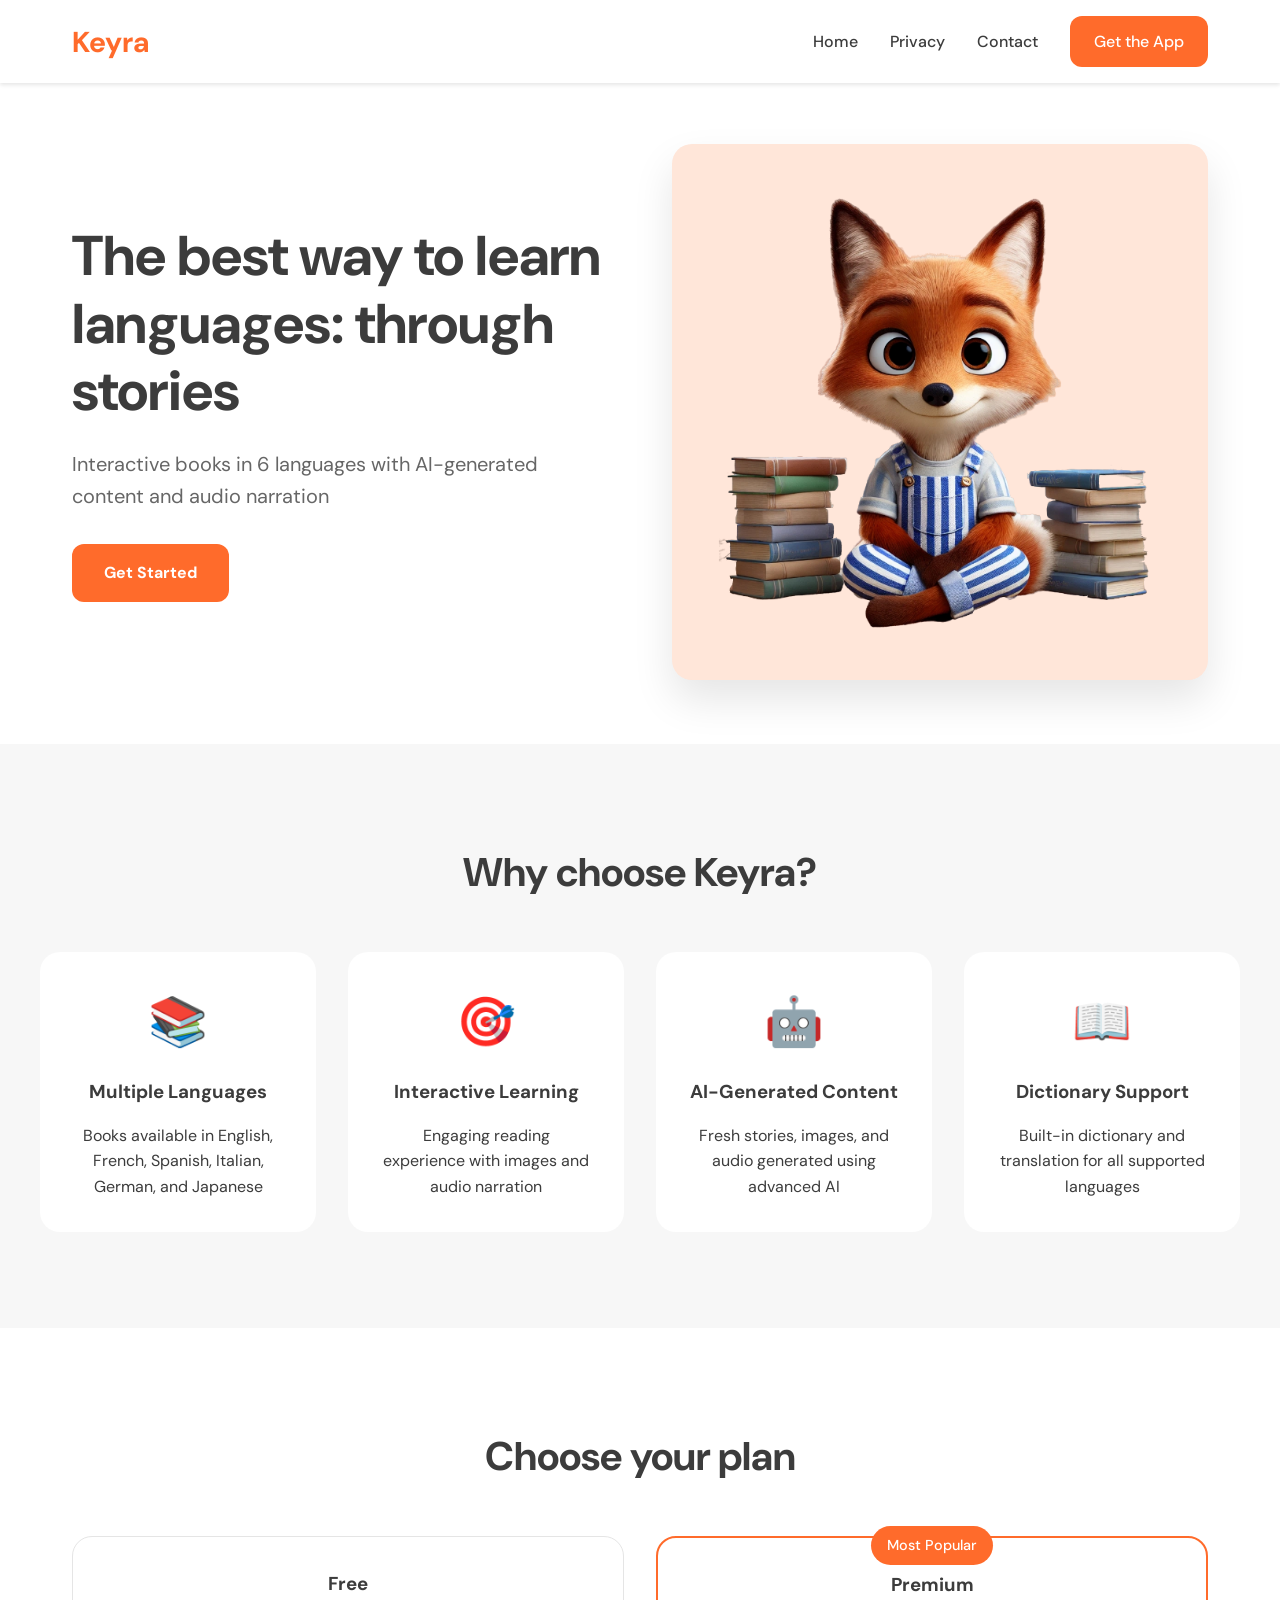
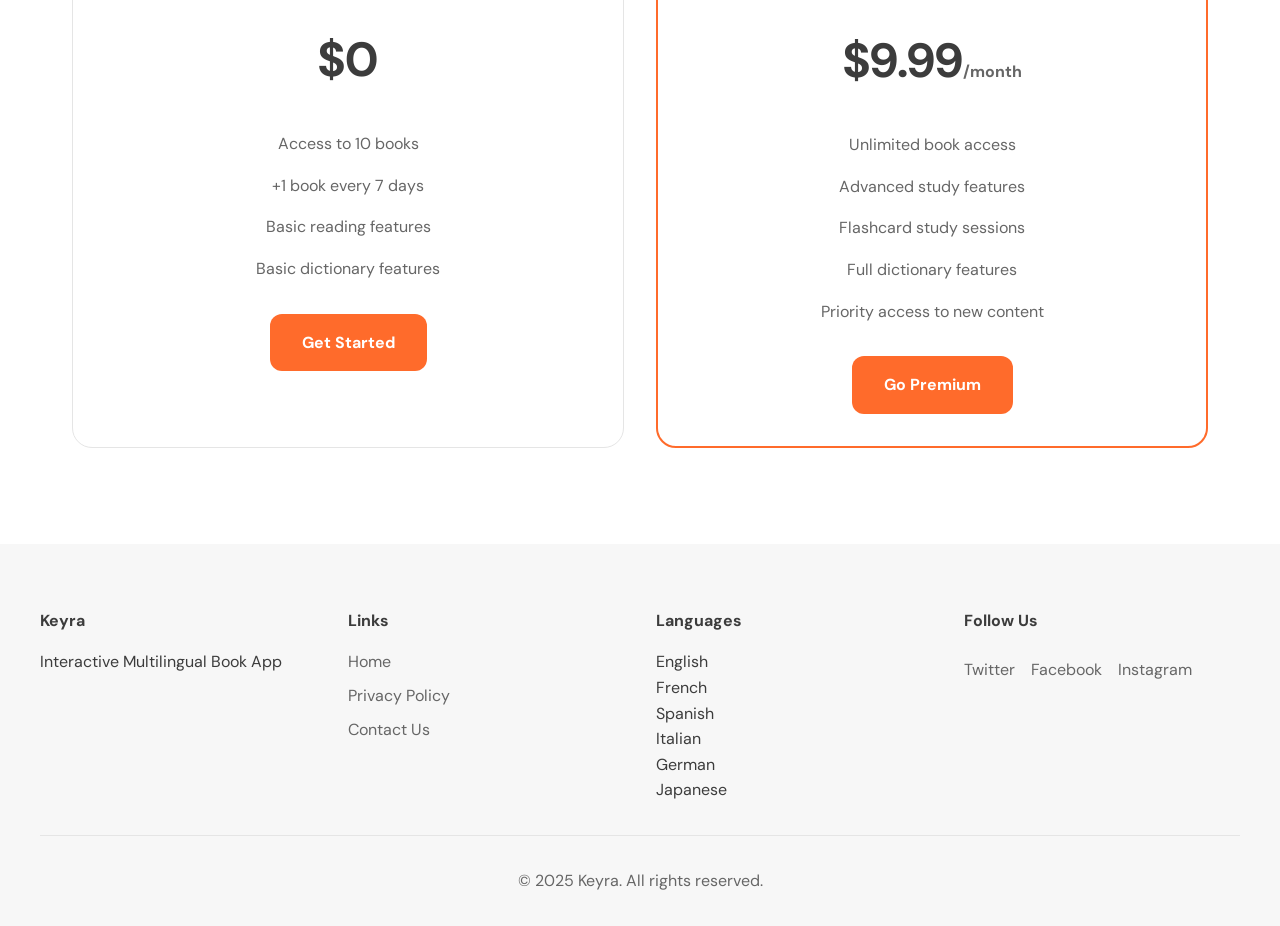
<file: index.html>
<!DOCTYPE html>
<html lang="en">
<head>
    <meta charset="UTF-8">
    <meta name="viewport" content="width=device-width, initial-scale=1.0">
    <title>Keyra - Interactive Multilingual  Book App</title>
    <meta name="description" content="Keyra is an interactive multilingual children's book app offering stories in six languages with AI-generated content and audio narration.">
    <meta name="keywords" content="Keyra, multilingual books, children's app, language learning, AI-generated content, audio narration">
    <link rel="icon" type="image/svg+xml" href="assets/favicon/favicon.svg">
    <link rel="stylesheet" href="styles.css">
    <link href="https://fonts.googleapis.com/css2?family=DM+Sans:wght@400;500;700&display=swap" rel="stylesheet">
</head>
<body>
    <nav class="navbar">
        <div class="nav-content">
            <div class="logo">
                <a href="index.html">Keyra</a>
            </div>
            <button class="nav-toggle">
                <div class="hamburger">
                    <span></span>
                    <span></span>
                    <span></span>
                </div>
            </button>
            <div class="nav-links">
                <a href="index.html" class="active">Home</a>
                <a href="privacy.html">Privacy</a>
                <a href="contact.html">Contact</a>
                <a href="#" class="get-app-btn">Get the App</a>
            </div>
        </div>
    </nav>

    <main>
        <section class="hero">
            <div class="hero-content">
                <h1>The best way to learn languages: through stories</h1>
                <p>Interactive books in 6 languages with AI-generated content and audio narration</p>
                <div class="hero-buttons">
                    <a href="#" class="primary-btn">Get Started</a>
                </div>
            </div>
            <div class="hero-image">
                <img src="assets/hero-app.png" alt="Keyra App Screenshot">
            </div>
        </section>

        <section class="features">
            <h2>Why choose Keyra?</h2>
            <div class="feature-grid">
                <div class="feature-card">
                    <div class="feature-icon">📚</div>
                    <h3>Multiple Languages</h3>
                    <p>Books available in English, French, Spanish, Italian, German, and Japanese</p>
                </div>
                <div class="feature-card">
                    <div class="feature-icon">🎯</div>
                    <h3>Interactive Learning</h3>
                    <p>Engaging reading experience with images and audio narration</p>
                </div>
                <div class="feature-card">
                    <div class="feature-icon">🤖</div>
                    <h3>AI-Generated Content</h3>
                    <p>Fresh stories, images, and audio generated using advanced AI</p>
                </div>
                <div class="feature-card">
                    <div class="feature-icon">📖</div>
                    <h3>Dictionary Support</h3>
                    <p>Built-in dictionary and translation for all supported languages</p>
                </div>
            </div>
        </section>

        <section class="pricing">
            <h2>Choose your plan</h2>
            <div class="pricing-cards">
                <div class="pricing-card">
                    <h3>Free</h3>
                    <div class="price">$0</div>
                    <ul>
                        <li>Access to 10 books</li>
                        <li>+1 book every 7 days</li>
                        <li>Basic reading features</li>
                        <li>Basic dictionary features</li>
                    </ul>
                    <a href="#" class="pricing-btn">Get Started</a>
                </div>
                <div class="pricing-card featured">
                    <div class="featured-label">Most Popular</div>
                    <h3>Premium</h3>
                    <div class="price">$9.99<span>/month</span></div>
                    <ul>
                        <li>Unlimited book access</li>
                        <li>Advanced study features</li>
                        <li>Flashcard study sessions</li>
                        <li>Full dictionary features</li>
                        <li>Priority access to new content</li>
                    </ul>
                    <a href="#" class="pricing-btn">Go Premium</a>
                </div>
            </div>
        </section>
    </main>

    <footer>
        <div class="footer-content">
            <div class="footer-section">
                <h4>Keyra</h4>
                <p>Interactive Multilingual Book App</p>
            </div>
            <div class="footer-section">
                <h4>Links</h4>
                <a href="index.html">Home</a>
                <a href="privacy.html">Privacy Policy</a>
                <a href="contact.html">Contact Us</a>
            </div>
            <div class="footer-section">
                <h4>Languages</h4>
                <p>English</p>
                <p>French</p>
                <p>Spanish</p>
                <p>Italian</p>
                <p>German</p>
                <p>Japanese</p>
            </div>
            <div class="footer-section">
                <h4>Follow Us</h4>
                <div class="social-links">
                    <a href="#">Twitter</a>
                    <a href="#">Facebook</a>
                    <a href="#">Instagram</a>
                </div>
            </div>
        </div>
        <div class="footer-bottom">
            <p>&copy; 2025 Keyra. All rights reserved.</p>
        </div>
    </footer>
    <script src="js/navigation.js"></script>
</body>
</html>
</file>
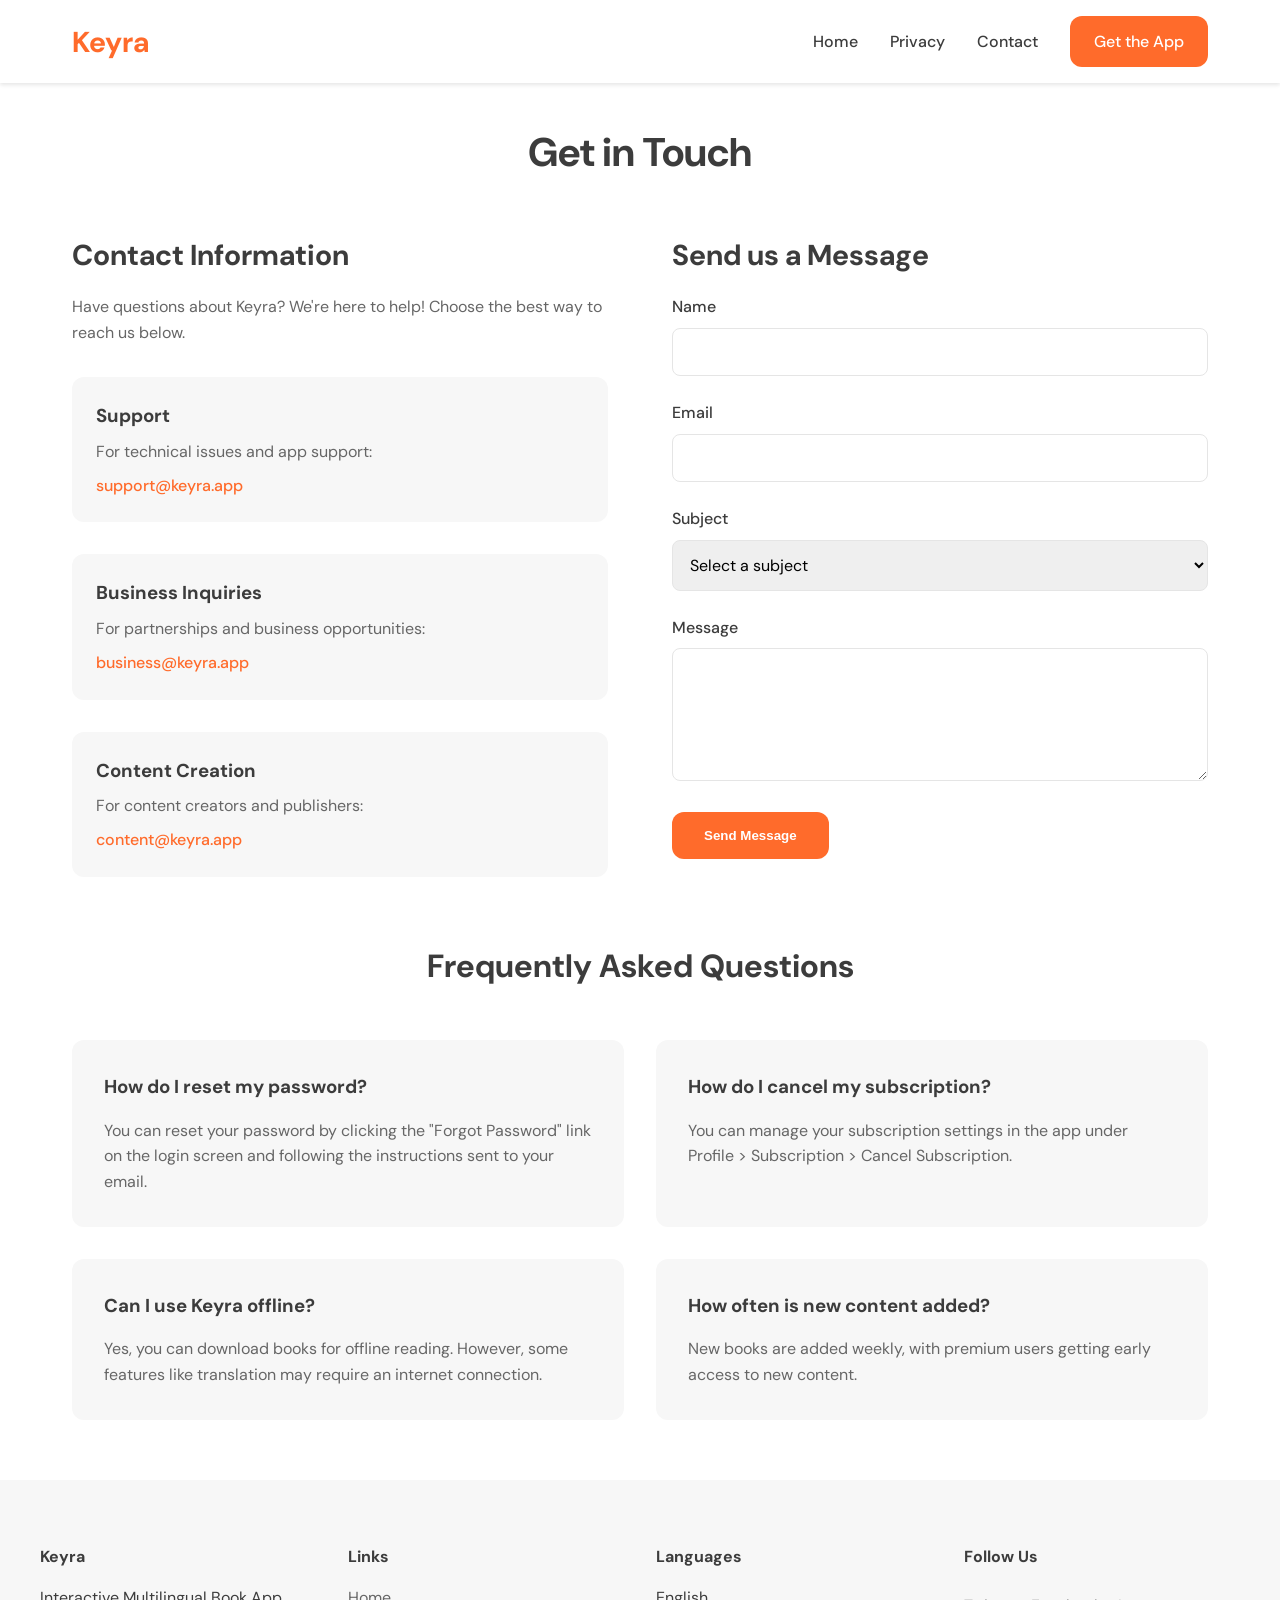
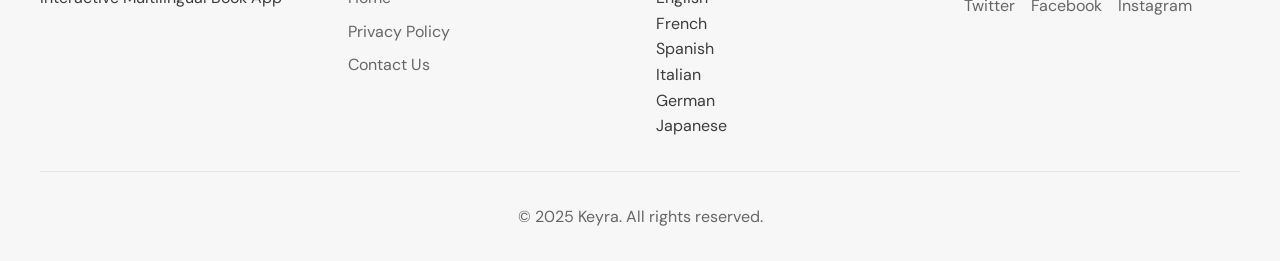
<file: contact.html>
<!DOCTYPE html>
<html lang="en">
<head>
    <meta charset="UTF-8">
    <meta name="viewport" content="width=device-width, initial-scale=1.0">
    <title>Contact Us - Keyra</title>
    <meta name="description" content="Contact Keyra for support, business inquiries, or content creation. We're here to help with any questions you have about our multilingual book app.">
    <meta name="keywords" content="Keyra contact, support, business inquiries, content creation, multilingual book app">
    <link rel="icon" type="image/svg+xml" href="assets/favicon/favicon.svg">
    <link rel="stylesheet" href="styles.css">
    <link href="https://fonts.googleapis.com/css2?family=DM+Sans:wght@400;500;700&display=swap" rel="stylesheet">
</head>
<body>
    <nav class="navbar">
        <div class="nav-content">
            <div class="logo">
                <a href="index.html">Keyra</a>
            </div>
            <button class="nav-toggle" aria-label="Toggle navigation">
                <div class="hamburger">
                    <span></span>
                    <span></span>
                    <span></span>
                </div>
            </button>
            <div class="nav-links">
                <a href="index.html">Home</a>
                <a href="privacy.html">Privacy</a>
                <a href="contact.html" class="active">Contact</a>
                <a href="#" class="get-app-btn">Get the App</a>
            </div>
        </div>
    </nav>
    <script src="js/navigation.js"></script>

    <main>
        <section class="contact-content">
            <h1>Get in Touch</h1>
            <div class="contact-grid">
                <div class="contact-info">
                    <h2>Contact Information</h2>
                    <p>Have questions about Keyra? We're here to help! Choose the best way to reach us below.</p>
                    
                    <div class="contact-methods">
                        <div class="contact-method">
                            <h3>Support</h3>
                            <p>For technical issues and app support:</p>
                            <a href="mailto:support@keyra.app">support@keyra.app</a>
                        </div>
                        
                        <div class="contact-method">
                            <h3>Business Inquiries</h3>
                            <p>For partnerships and business opportunities:</p>
                            <a href="mailto:business@keyra.app">business@keyra.app</a>
                        </div>
                        
                        <div class="contact-method">
                            <h3>Content Creation</h3>
                            <p>For content creators and publishers:</p>
                            <a href="mailto:content@keyra.app">content@keyra.app</a>
                        </div>
                    </div>
                </div>

                <div class="contact-form">
                    <h2>Send us a Message</h2>
                    <form id="contactForm" name="contact" method="POST" data-netlify="true" netlify>
                        <input type="hidden" name="form-name" value="contact">
                        <div class="form-group">
                            <label for="name">Name</label>
                            <input type="text" id="name" name="name" required>
                        </div>
                        
                        <div class="form-group">
                            <label for="email">Email</label>
                            <input type="email" id="email" name="email" required>
                        </div>
                        
                        <div class="form-group">
                            <label for="subject">Subject</label>
                            <select id="subject" name="subject" required>
                                <option value="">Select a subject</option>
                                <option value="support">Technical Support</option>
                                <option value="feedback">App Feedback</option>
                                <option value="business">Business Inquiry</option>
                                <option value="other">Other</option>
                            </select>
                        </div>
                        
                        <div class="form-group">
                            <label for="message">Message</label>
                            <textarea id="message" name="message" rows="5" required></textarea>
                        </div>
                        
                        <button type="submit" class="submit-btn">Send Message</button>
                    </form>
                </div>
            </div>

            <div class="faq-section">
                <h2>Frequently Asked Questions</h2>
                <div class="faq-grid">
                    <div class="faq-item">
                        <h3>How do I reset my password?</h3>
                        <p>You can reset your password by clicking the "Forgot Password" link on the login screen and following the instructions sent to your email.</p>
                    </div>
                    <div class="faq-item">
                        <h3>How do I cancel my subscription?</h3>
                        <p>You can manage your subscription settings in the app under Profile > Subscription > Cancel Subscription.</p>
                    </div>
                    <div class="faq-item">
                        <h3>Can I use Keyra offline?</h3>
                        <p>Yes, you can download books for offline reading. However, some features like translation may require an internet connection.</p>
                    </div>
                    <div class="faq-item">
                        <h3>How often is new content added?</h3>
                        <p>New books are added weekly, with premium users getting early access to new content.</p>
                    </div>
                </div>
            </div>
        </section>
    </main>

    <footer>
        <div class="footer-content">
            <div class="footer-section">
                <h4>Keyra</h4>
                <p>Interactive Multilingual  Book App</p>
            </div>
            <div class="footer-section">
                <h4>Links</h4>
                <a href="index.html">Home</a>
                <a href="privacy.html">Privacy Policy</a>
                <a href="contact.html">Contact Us</a>
            </div>
            <div class="footer-section">
                <h4>Languages</h4>
                <p>English</p>
                <p>French</p>
                <p>Spanish</p>
                <p>Italian</p>
                <p>German</p>
                <p>Japanese</p>
            </div>
            <div class="footer-section">
                <h4>Follow Us</h4>
                <div class="social-links">
                    <a href="#">Twitter</a>
                    <a href="#">Facebook</a>
                    <a href="#">Instagram</a>
                </div>
            </div>
        </div>
        <div class="footer-bottom">
            <p>&copy; 2025 Keyra. All rights reserved.</p>
        </div>
    </footer>
</body>
</html>
</file>
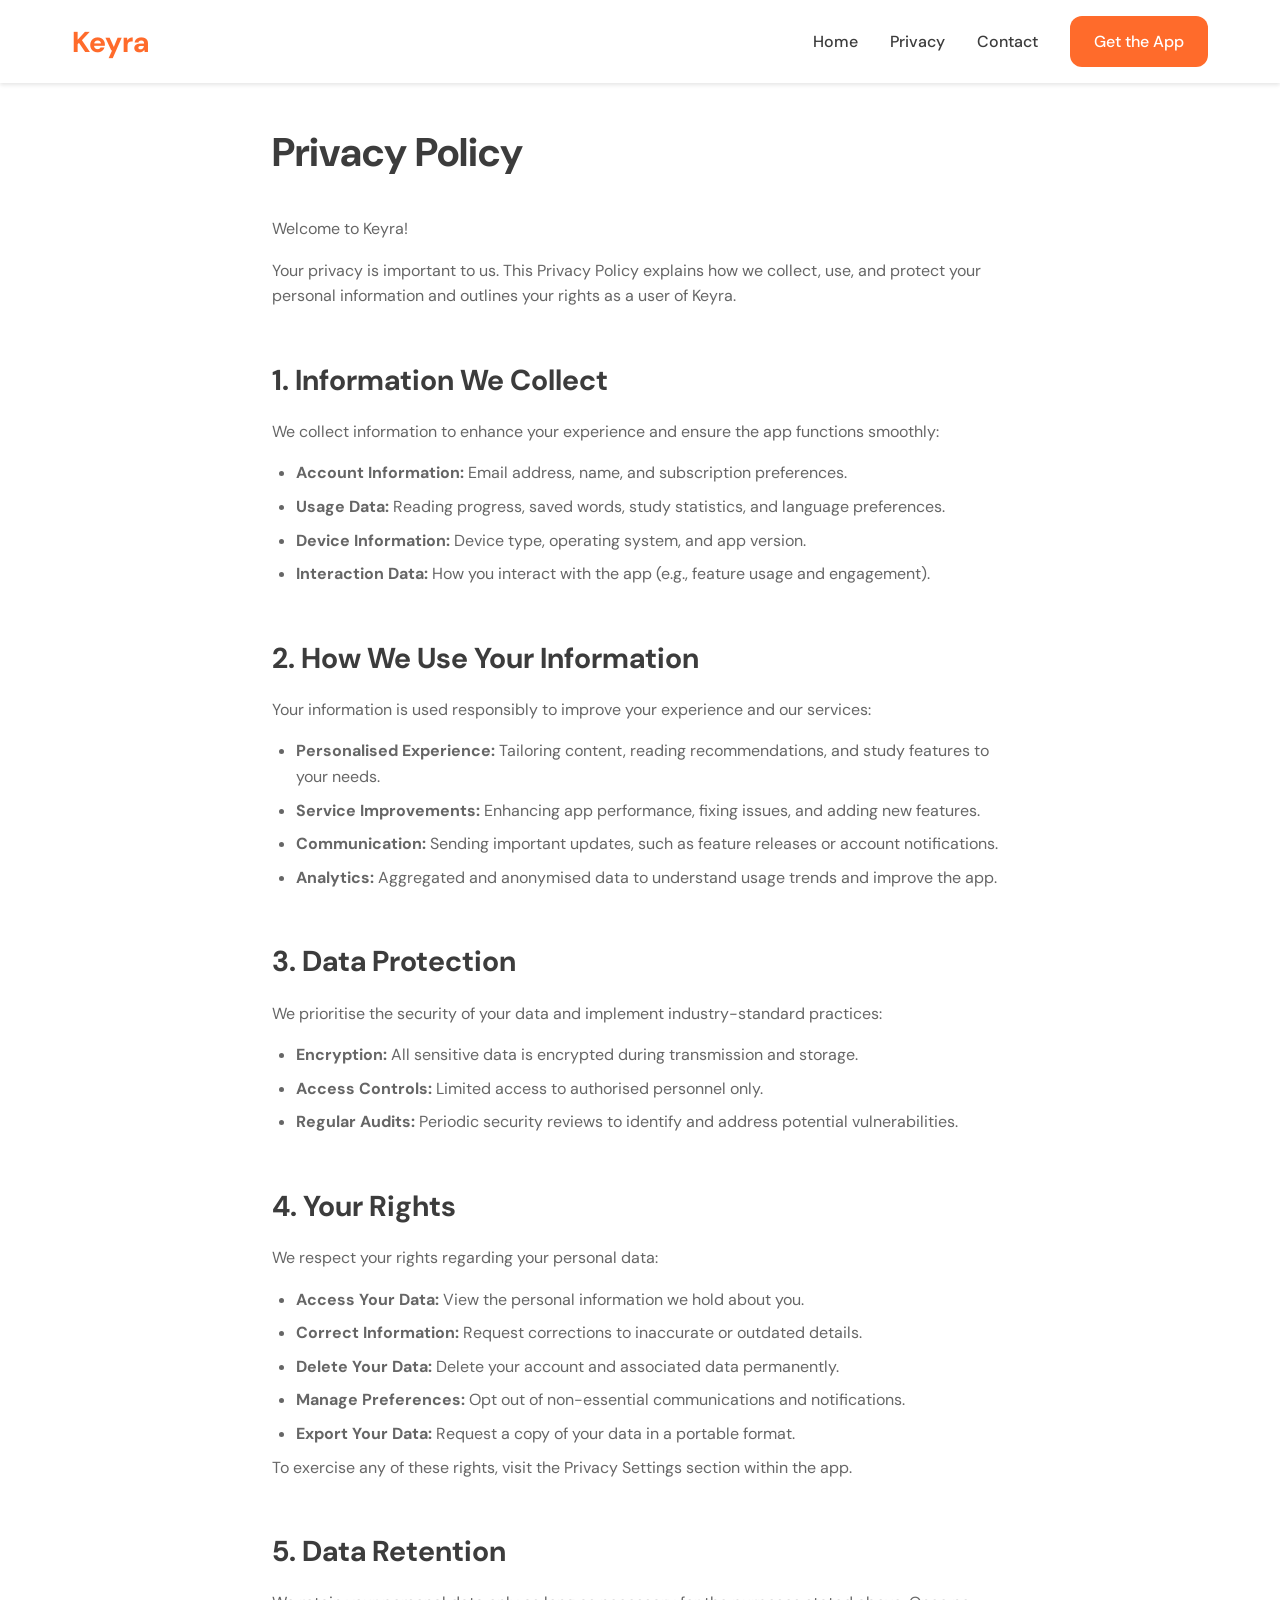
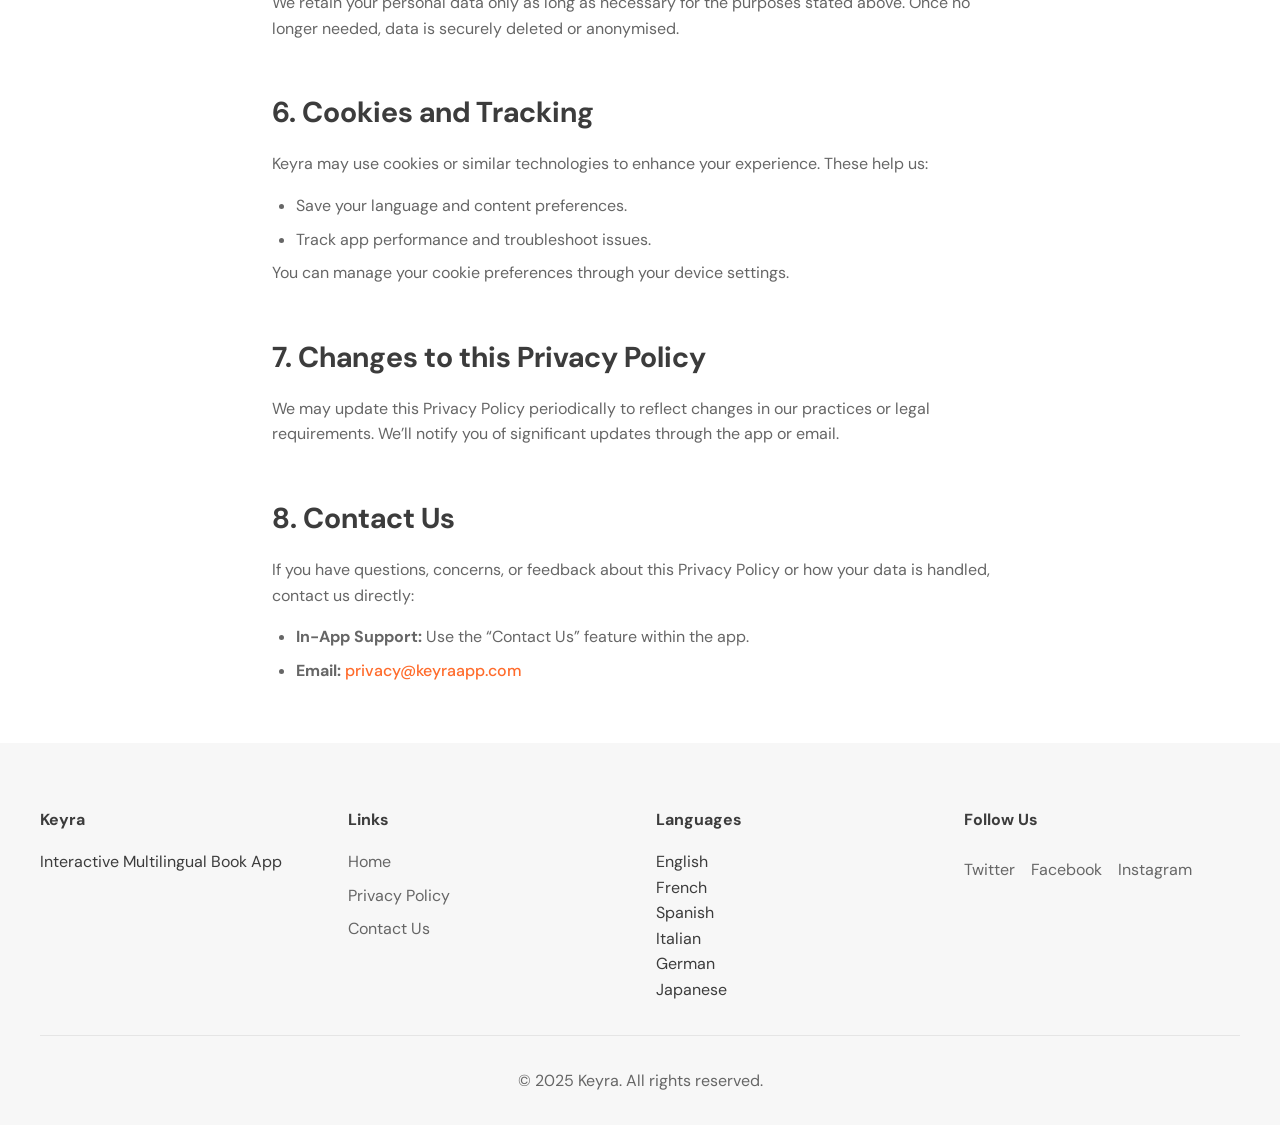
<file: privacy.html>
<!DOCTYPE html>
<html lang="en">
<head>
    <meta charset="UTF-8">
    <meta name="viewport" content="width=device-width, initial-scale=1.0">
    <title>Privacy Policy - Keyra</title>
    <meta name="description" content="Read Keyra’s privacy policy to understand how we collect, use, and protect your personal information.">
    <meta name="keywords" content="Keyra privacy policy, data protection, personal information, user rights">
    <link rel="icon" type="image/svg+xml" href="assets/favicon/favicon.svg">
    <link rel="stylesheet" href="styles.css">
    <link href="https://fonts.googleapis.com/css2?family=DM+Sans:wght@400;500;700&display=swap" rel="stylesheet">
</head>
<body>
    <nav class="navbar">
        <div class="nav-content">
            <div class="logo">
                <a href="index.html">Keyra</a>
            </div>
            <button class="nav-toggle">
                <div class="hamburger">
                    <span></span>
                    <span></span>
                    <span></span>
                </div>
            </button>
            <div class="nav-links">
                <a href="index.html">Home</a>
                <a href="privacy.html" class="active">Privacy</a>
                <a href="contact.html">Contact</a>
                <a href="#" class="get-app-btn">Get the App</a>
            </div>
        </div>
    </nav>

    <main>
        <section class="privacy-content">
            <h1>Privacy Policy</h1>
            
            <div class="policy-section">
                <p class="intro">Welcome to Keyra!</p>
                <p>Your privacy is important to us. This Privacy Policy explains how we collect, use, and protect your personal information and outlines your rights as a user of Keyra.</p>
            </div>

            <div class="policy-section">
                <h2>1. Information We Collect</h2>
                <p>We collect information to enhance your experience and ensure the app functions smoothly:</p>
                <ul>
                    <li><strong>Account Information:</strong> Email address, name, and subscription preferences.</li>
                    <li><strong>Usage Data:</strong> Reading progress, saved words, study statistics, and language preferences.</li>
                    <li><strong>Device Information:</strong> Device type, operating system, and app version.</li>
                    <li><strong>Interaction Data:</strong> How you interact with the app (e.g., feature usage and engagement).</li>
                </ul>
            </div>

            <div class="policy-section">
                <h2>2. How We Use Your Information</h2>
                <p>Your information is used responsibly to improve your experience and our services:</p>
                <ul>
                    <li><strong>Personalised Experience:</strong> Tailoring content, reading recommendations, and study features to your needs.</li>
                    <li><strong>Service Improvements:</strong> Enhancing app performance, fixing issues, and adding new features.</li>
                    <li><strong>Communication:</strong> Sending important updates, such as feature releases or account notifications.</li>
                    <li><strong>Analytics:</strong> Aggregated and anonymised data to understand usage trends and improve the app.</li>
                </ul>
            </div>

            <div class="policy-section">
                <h2>3. Data Protection</h2>
                <p>We prioritise the security of your data and implement industry-standard practices:</p>
                <ul>
                    <li><strong>Encryption:</strong> All sensitive data is encrypted during transmission and storage.</li>
                    <li><strong>Access Controls:</strong> Limited access to authorised personnel only.</li>
                    <li><strong>Regular Audits:</strong> Periodic security reviews to identify and address potential vulnerabilities.</li>
                </ul>
            </div>

            <div class="policy-section">
                <h2>4. Your Rights</h2>
                <p>We respect your rights regarding your personal data:</p>
                <ul>
                    <li><strong>Access Your Data:</strong> View the personal information we hold about you.</li>
                    <li><strong>Correct Information:</strong> Request corrections to inaccurate or outdated details.</li>
                    <li><strong>Delete Your Data:</strong> Delete your account and associated data permanently.</li>
                    <li><strong>Manage Preferences:</strong> Opt out of non-essential communications and notifications.</li>
                    <li><strong>Export Your Data:</strong> Request a copy of your data in a portable format.</li>
                </ul>
                <p>To exercise any of these rights, visit the Privacy Settings section within the app.</p>
            </div>

            <div class="policy-section">
                <h2>5. Data Retention</h2>
                <p>We retain your personal data only as long as necessary for the purposes stated above. Once no longer needed, data is securely deleted or anonymised.</p>
            </div>

            <div class="policy-section">
                <h2>6. Cookies and Tracking</h2>
                <p>Keyra may use cookies or similar technologies to enhance your experience. These help us:</p>
                <ul>
                    <li>Save your language and content preferences.</li>
                    <li>Track app performance and troubleshoot issues.</li>
                </ul>
                <p>You can manage your cookie preferences through your device settings.</p>
            </div>

            <div class="policy-section">
                <h2>7. Changes to this Privacy Policy</h2>
                <p>We may update this Privacy Policy periodically to reflect changes in our practices or legal requirements. We’ll notify you of significant updates through the app or email.</p>
            </div>

            <div class="policy-section">
                <h2>8. Contact Us</h2>
                <p>If you have questions, concerns, or feedback about this Privacy Policy or how your data is handled, contact us directly:</p>
                <ul>
                    <li><strong>In-App Support:</strong> Use the “Contact Us” feature within the app.</li>
                    <li><strong>Email:</strong> <a href="mailto:privacy@keyraapp.com">privacy@keyraapp.com</a></li>
                </ul>
            </div>
        </section>
    </main>

    <footer>
        <div class="footer-content">
            <div class="footer-section">
                <h4>Keyra</h4>
                <p>Interactive Multilingual  Book App</p>
            </div>
            <div class="footer-section">
                <h4>Links</h4>
                <a href="index.html">Home</a>
                <a href="privacy.html">Privacy Policy</a>
                <a href="contact.html">Contact Us</a>
            </div>
            <div class="footer-section">
                <h4>Languages</h4>
                <p>English</p>
                <p>French</p>
                <p>Spanish</p>
                <p>Italian</p>
                <p>German</p>
                <p>Japanese</p>
            </div>
            <div class="footer-section">
                <h4>Follow Us</h4>
                <div class="social-links">
                    <a href="#">Twitter</a>
                    <a href="#">Facebook</a>
                    <a href="#">Instagram</a>
                </div>
            </div>
        </div>
        <div class="footer-bottom">
            <p>&copy; 2025 Keyra. All rights reserved.</p>
        </div>
    </footer>
    <script src="js/navigation.js"></script>
</body>
</html>
</file>
<file: styles.css>
:root {
    --primary-color: #ff6b2b;
    --primary-hover: #e85a1a;
    --secondary-color: #fff;
    --text-color: #3c3c3c;
    --light-gray: #f7f7f7;
    --border-color: #e5e5e5;
    --accent-color: #1cb0f6;
}

* {
    margin: 0;
    padding: 0;
    box-sizing: border-box;
}

body {
    font-family: 'DM Sans', sans-serif;
    color: var(--text-color);
    line-height: 1.6;
}

/* Navbar */
.navbar {
    background: white;
    box-shadow: 0 2px 4px rgba(0,0,0,0.1);
    position: fixed;
    width: 100%;
    top: 0;
    z-index: 1000;
}

.nav-content {
    max-width: 1200px;
    margin: 0 auto;
    padding: 1rem 2rem;
    display: flex;
    justify-content: space-between;
    align-items: center;
    position: relative;
}

.nav-toggle {
    display: none;
    background: none;
    border: none;
    cursor: pointer;
    padding: 0.5rem;
    z-index: 1000;
}

.hamburger {
    width: 30px;
    height: 20px;
    position: relative;
    cursor: pointer;
}

.hamburger span {
    display: block;
    position: absolute;
    height: 2px;
    width: 100%;
    background: var(--primary-color);
    border-radius: 2px;
    transition: all 0.3s ease;
}

.hamburger span:nth-child(1) {
    top: 0;
}

.hamburger span:nth-child(2) {
    top: 9px;
}

.hamburger span:nth-child(3) {
    top: 18px;
}

.hamburger.active span:nth-child(1) {
    transform: rotate(45deg);
    top: 9px;
}

.hamburger.active span:nth-child(2) {
    opacity: 0;
}

.hamburger.active span:nth-child(3) {
    transform: rotate(-45deg);
    top: 9px;
}

.logo a {
    font-size: 1.8rem;
    font-weight: 700;
    color: var(--primary-color);
    text-decoration: none;
}

.nav-links {
    display: flex;
    gap: 2rem;
    align-items: center;
}

.nav-links a {
    text-decoration: none;
    color: var(--text-color);
    font-weight: 500;
    transition: color 0.3s ease;
}

.nav-links a:hover {
    color: var(--primary-color);
}

.get-app-btn {
    background: var(--primary-color);
    color: white !important;
    padding: 0.8rem 1.5rem;
    border-radius: 12px;
    transition: background-color 0.3s ease;
}

.get-app-btn:hover {
    background: var(--primary-hover);
}

/* Main Content */
main {
    margin-top: 80px;
}

/* Hero Section */
.hero {
    max-width: 1200px;
    margin: 0 auto;
    padding: 4rem 2rem;
    display: grid;
    grid-template-columns: 1fr 1fr;
    gap: 4rem;
    align-items: center;
}

.hero-content h1 {
    font-size: 3.5rem;
    line-height: 1.2;
    margin-bottom: 1.5rem;
    color: var(--text-color);
}

.hero-content p {
    font-size: 1.25rem;
    margin-bottom: 2rem;
    color: #666;
}

.hero-buttons {
    display: flex;
    gap: 1rem;
}

.primary-btn, .secondary-btn {
    padding: 1rem 2rem;
    border-radius: 12px;
    font-weight: 700;
    text-decoration: none;
    transition: transform 0.3s ease;
}

.primary-btn {
    background: var(--primary-color);
    color: white;
}

.primary-btn:hover {
    background: var(--primary-hover);
    transform: translateY(-2px);
}

.secondary-btn {
    border: 2px solid var(--primary-color);
    color: var(--primary-color);
}

.secondary-btn:hover {
    background: rgba(255, 107, 43, 0.1);
    transform: translateY(-2px);
}

.hero-image {
    background: #FFE6D9;
    border-radius: 20px;
    padding: 2rem;
    box-shadow: 0 20px 40px rgba(0,0,0,0.1);
}

.hero-image img {
    width: 100%;
    height: auto;
    max-height: 600px;
    object-fit: contain;
    display: block;
}

/* Features Section */
.features {
    background: var(--light-gray);
    padding: 6rem 2rem;
}

.features h2 {
    text-align: center;
    font-size: 2.5rem;
    margin-bottom: 3rem;
}

.feature-grid {
    max-width: 1200px;
    margin: 0 auto;
    display: grid;
    grid-template-columns: repeat(auto-fit, minmax(250px, 1fr));
    gap: 2rem;
}

.feature-card {
    background: white;
    padding: 2rem;
    border-radius: 20px;
    text-align: center;
    transition: transform 0.3s ease;
}

.feature-card:hover {
    transform: translateY(-5px);
}

.feature-icon {
    font-size: 3rem;
    margin-bottom: 1rem;
}

.feature-card h3 {
    margin-bottom: 1rem;
    color: var(--text-color);
}

/* Pricing Section */
.pricing {
    padding: 6rem 2rem;
    max-width: 1200px;
    margin: 0 auto;
}

.pricing h2 {
    text-align: center;
    font-size: 2.5rem;
    margin-bottom: 3rem;
}

.pricing-cards {
    display: grid;
    grid-template-columns: repeat(auto-fit, minmax(300px, 1fr));
    gap: 2rem;
    justify-content: center;
}

.pricing-card {
    background: white;
    border: 1px solid var(--border-color);
    border-radius: 20px;
    padding: 2rem;
    text-align: center;
    position: relative;
    transition: transform 0.3s ease;
}

.pricing-card:hover {
    transform: translateY(-5px);
}

.pricing-card.featured {
    border: 2px solid var(--primary-color);
}

.featured-label {
    position: absolute;
    top: -12px;
    left: 50%;
    transform: translateX(-50%);
    background: var(--primary-color);
    color: white;
    padding: 0.5rem 1rem;
    border-radius: 20px;
    font-size: 0.9rem;
    font-weight: 500;
}

.price {
    font-size: 3rem;
    font-weight: 700;
    margin: 1.5rem 0;
    color: var(--text-color);
}

.price span {
    font-size: 1rem;
    color: #666;
}

.pricing-card ul {
    list-style: none;
    margin: 2rem 0;
}

.pricing-card li {
    margin: 1rem 0;
    color: #666;
}

.pricing-btn {
    display: inline-block;
    padding: 1rem 2rem;
    background: var(--primary-color);
    color: white;
    text-decoration: none;
    border-radius: 12px;
    font-weight: 700;
    transition: background-color 0.3s ease;
}

.pricing-btn:hover {
    background: var(--primary-hover);
}

/* Footer */
footer {
    background: var(--light-gray);
    padding: 4rem 2rem 2rem;
}

.footer-content {
    max-width: 1200px;
    margin: 0 auto;
    display: grid;
    grid-template-columns: repeat(auto-fit, minmax(200px, 1fr));
    gap: 2rem;
}

.footer-section h4 {
    color: var(--text-color);
    margin-bottom: 1rem;
}

.footer-section a {
    display: block;
    color: #666;
    text-decoration: none;
    margin: 0.5rem 0;
    transition: color 0.3s ease;
}

.footer-section a:hover {
    color: var(--primary-color);
}

.social-links {
    display: flex;
    gap: 1rem;
}

.footer-bottom {
    max-width: 1200px;
    margin: 2rem auto 0;
    padding-top: 2rem;
    border-top: 1px solid var(--border-color);
    text-align: center;
    color: #666;
}

/* Privacy Page Styles */
.privacy-content {
    max-width: 800px;
    margin: 120px auto 60px;
    padding: 0 2rem;
}

.privacy-content h1 {
    font-size: 2.5rem;
    margin-bottom: 2rem;
    color: var(--text-color);
}

.policy-section {
    margin-bottom: 3rem;
}

.policy-section h2 {
    font-size: 1.8rem;
    margin-bottom: 1rem;
    color: var(--text-color);
}

.policy-section p {
    margin-bottom: 1rem;
    color: #666;
}

.policy-section a {
    color: var(--primary-color);
    text-decoration: none;
    font-weight: 500;
}

.policy-section a:hover {
    text-decoration: underline;
}

.policy-section ul {
    list-style: disc;
    margin-left: 1.5rem;
    color: #666;
}

.policy-section li {
    margin: 0.5rem 0;
}

/* Contact Page Styles */
.contact-content {
    max-width: 1200px;
    margin: 120px auto 60px;
    padding: 0 2rem;
}

.contact-content h1 {
    font-size: 2.5rem;
    margin-bottom: 3rem;
    text-align: center;
    color: var(--text-color);
}

.contact-grid {
    display: grid;
    grid-template-columns: 1fr 1fr;
    gap: 4rem;
    margin-bottom: 4rem;
}

.contact-info h2,
.contact-form h2 {
    font-size: 1.8rem;
    margin-bottom: 1rem;
    color: var(--text-color);
}

.contact-info > p {
    color: #666;
    margin-bottom: 2rem;
}

.contact-methods {
    display: grid;
    gap: 2rem;
}

.contact-method {
    background: var(--light-gray);
    padding: 1.5rem;
    border-radius: 12px;
}

.contact-method h3 {
    color: var(--text-color);
    margin-bottom: 0.5rem;
}

.contact-method p {
    color: #666;
    margin-bottom: 0.5rem;
}

.contact-method a {
    color: var(--primary-color);
    text-decoration: none;
    font-weight: 500;
}

.contact-method a:hover {
    text-decoration: underline;
}

/* Form Styles */
.form-group {
    margin-bottom: 1.5rem;
}

.form-group label {
    display: block;
    margin-bottom: 0.5rem;
    color: var(--text-color);
    font-weight: 500;
}

.form-group input,
.form-group select,
.form-group textarea {
    width: 100%;
    padding: 0.8rem;
    border: 1px solid var(--border-color);
    border-radius: 8px;
    font-family: inherit;
    font-size: 1rem;
}

.form-group input:focus,
.form-group select:focus,
.form-group textarea:focus {
    outline: none;
    border-color: var(--primary-color);
}

.submit-btn {
    background: var(--primary-color);
    color: white;
    border: none;
    padding: 1rem 2rem;
    border-radius: 12px;
    font-weight: 700;
    cursor: pointer;
    transition: background-color 0.3s ease, opacity 0.3s ease;
}

.submit-btn:hover {
    background: var(--primary-hover);
}

/* FAQ Section */
.faq-section {
    margin-top: 4rem;
}

.faq-section h2 {
    font-size: 2rem;
    text-align: center;
    margin-bottom: 3rem;
    color: var(--text-color);
}

.faq-grid {
    display: grid;
    grid-template-columns: repeat(auto-fit, minmax(400px, 1fr));
    gap: 2rem;
}

.faq-item {
    background: var(--light-gray);
    padding: 2rem;
    border-radius: 12px;
}

.faq-item h3 {
    color: var(--text-color);
    margin-bottom: 1rem;
}

.faq-item p {
    color: #666;
}

/* Responsive Design */
@media (max-width: 1200px) {
    .nav-content,
    .hero,
    .feature-grid,
    .pricing,
    .footer-content {
        max-width: 90%;
    }
}

@media (max-width: 1024px) {
    .hero {
        grid-template-columns: 1fr;
        text-align: center;
        gap: 3rem;
        padding: 3rem 2rem;
    }

    .hero-buttons {
        justify-content: center;
    }

    .hero-content h1 {
        font-size: 3rem;
    }

    .feature-grid {
        grid-template-columns: repeat(2, 1fr);
        gap: 2rem;
    }

    .pricing-cards {
        grid-template-columns: repeat(2, 1fr);
        gap: 2rem;
    }
}

@media (max-width: 768px) {
    .navbar {
        position: fixed;
        width: 100%;
        background: white;
        box-shadow: 0 2px 4px rgba(0,0,0,0.1);
    }

    .nav-content {
        padding: 1rem;
    }

    .nav-toggle {
        display: block;
    }

    .nav-links {
        display: none;
        position: absolute;
        top: 100%;
        left: 0;
        right: 0;
        background: white;
        flex-direction: column;
        width: 100%;
        padding: 0;
        box-shadow: 0 2px 4px rgba(0,0,0,0.1);
        z-index: 1000;
    }

    .nav-links.show {
        display: flex;
        animation: slideDown 0.3s ease forwards;
    }

    @keyframes slideDown {
        0% {
            opacity: 0;
            transform: translateY(-20px);
        }
        100% {
            opacity: 1;
            transform: translateY(0);
        }
    }

    .nav-links:not(.show) {
        display: none;
    }

    .nav-links a {
        width: 100%;
        text-align: center;
        padding: 1rem;
        border-top: 1px solid var(--border-color);
    }

    .nav-links .get-app-btn {
        display: none;
    }

    .get-app-btn {
        width: 100%;
        text-align: center;
        margin-top: 0.5rem;
    }

    .hero {
        padding: 2rem 1rem;
        margin-top: 120px;
    }

    .hero-content h1 {
        font-size: 2.5rem;
        line-height: 1.3;
    }

    .hero-content p {
        font-size: 1.2rem;
        max-width: 600px;
        margin: 0 auto 2rem;
    }

    .hero-image {
        padding: 1.5rem;
    }

    .hero-image img {
        max-height: 400px;
        width: 100%;
        object-fit: contain;
    }

    .feature-grid {
        grid-template-columns: 1fr;
        gap: 1.5rem;
        padding: 0 1rem;
    }

    .features {
        padding: 4rem 1rem;
    }

    .features h2 {
        font-size: 2.2rem;
        margin-bottom: 2.5rem;
    }

    .pricing {
        padding: 4rem 1rem;
    }

    .pricing h2 {
        font-size: 2.2rem;
        margin-bottom: 2.5rem;
    }

    .pricing-cards {
        grid-template-columns: 1fr;
        max-width: 500px;
        margin: 0 auto;
        gap: 2rem;
    }

    .contact-grid {
        grid-template-columns: 1fr;
        gap: 3rem;
    }

    .faq-grid {
        grid-template-columns: 1fr;
        gap: 1.5rem;
    }

    .footer-content {
        grid-template-columns: repeat(2, 1fr);
        gap: 2.5rem;
        padding: 0 1rem;
    }
}

@media (max-width: 480px) {
    .nav-content {
        padding: 1rem 0.8rem;
    }

    .hero {
        padding: 1.5rem 1rem;
        margin-top: 100px;
    }

    .hero-content h1 {
        font-size: 2rem;
    }

    .hero-content p {
        font-size: 1.1rem;
    }

    .hero-buttons {
        flex-direction: column;
        gap: 1rem;
        padding: 0 1rem;
    }

    .primary-btn, .secondary-btn {
        width: 100%;
        text-align: center;
        padding: 1.2rem;
    }

    .hero-image {
        padding: 1rem;
    }

    .hero-image img {
        max-height: 300px;
        width: 100%;
        object-fit: contain;
    }

    .features h2,
    .pricing h2 {
        font-size: 2rem;
    }

    .feature-card {
        padding: 1.5rem;
    }

    .pricing-card {
        padding: 1.5rem;
    }

    .footer-content {
        grid-template-columns: 1fr;
        text-align: center;
        gap: 2rem;
    }

    .social-links {
        justify-content: center;
    }

    .privacy-content,
    .contact-content {
        margin-top: 80px;
        padding: 0 1rem;
    }

    .privacy-content h1,
    .contact-content h1 {
        font-size: 2rem;
    }

    .contact-method {
        padding: 1.2rem;
    }

    .faq-grid {
        grid-template-columns: 1fr;
    }

    .faq-item {
        padding: 1.5rem;
    }
}
</file>
